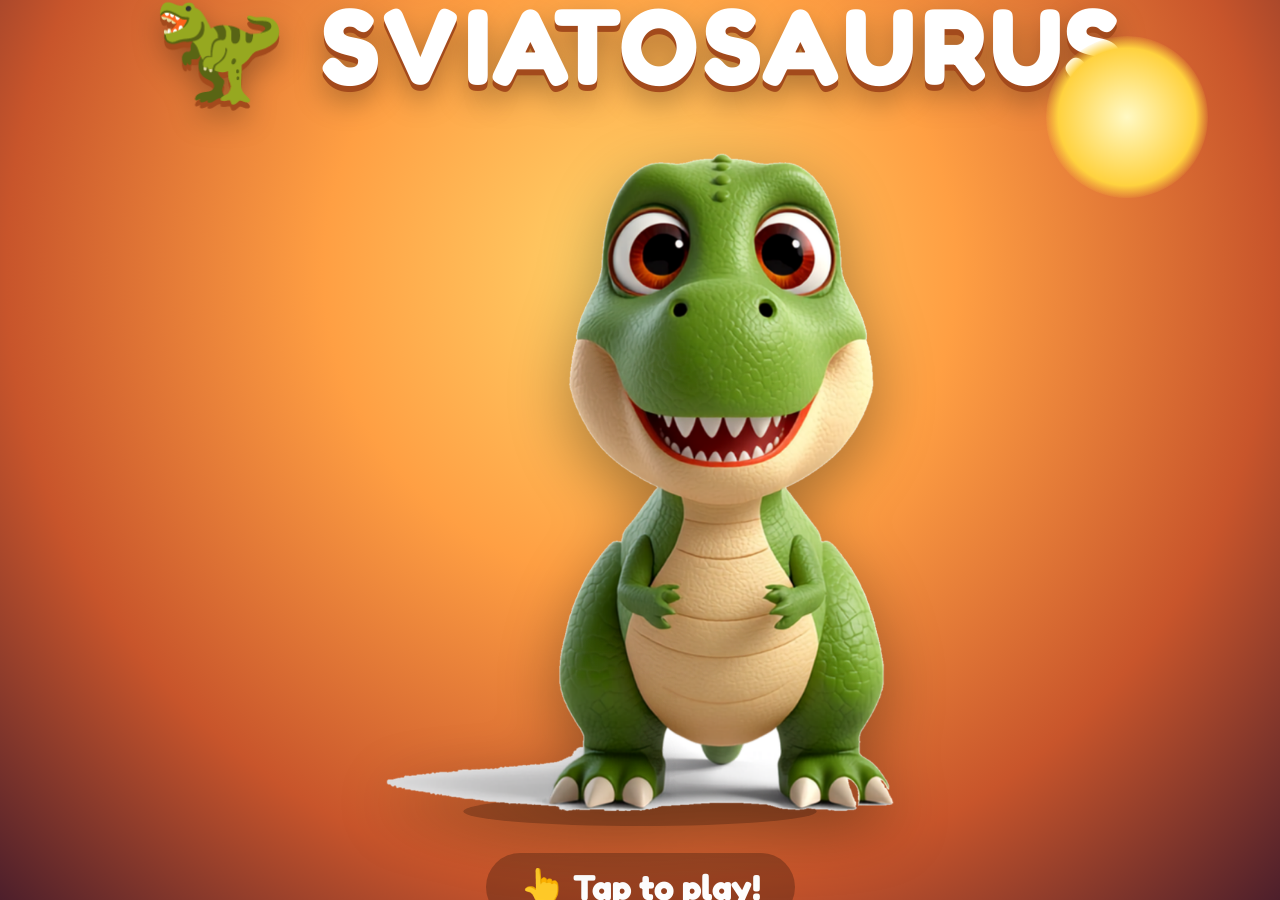
<file: index.html>
<!DOCTYPE html>
<html lang="en">
<head>
  <meta charset="utf-8">
  <meta name="viewport" content="width=device-width, initial-scale=1, maximum-scale=1, user-scalable=no, viewport-fit=cover">
  <meta name="apple-mobile-web-app-capable" content="yes">
  <meta name="mobile-web-app-capable" content="yes">
  <meta name="theme-color" content="#ff8a1f">
  <title>SVIATOSAURUS 🦖</title>
  <link rel="icon" href="data:image/svg+xml,<svg xmlns='http://www.w3.org/2000/svg' viewBox='0 0 100 100'><text y='.9em' font-size='90'>🦖</text></svg>">
  <link rel="preconnect" href="https://fonts.googleapis.com">
  <link href="https://fonts.googleapis.com/css2?family=Fredoka:wght@400;600;700&display=swap" rel="stylesheet">
  <link rel="stylesheet" href="styles/main.css">
  <link rel="stylesheet" href="styles/animations.css">
  <link rel="stylesheet" href="styles/rig.css">
  <link rel="stylesheet" href="styles/games.css">
</head>
<body>
  <div id="app">
    <div id="screen-root"></div>
    <div id="hud"></div>
    <div id="bubble"></div>
    <div id="toast"></div>
    <canvas id="fx-canvas"></canvas>
    <div id="splash">
      <div class="sun"></div>
      <div class="logo"><span>🦖</span> SVIATOSAURUS</div>
      <div class="dino-hero"></div>
      <div class="tap">👆 Tap to play!</div>
    </div>
  </div>

  <!-- data -->
  <script src="data/dinosaurs.js"></script>
  <script src="assets/img-manifest.js"></script>
  <script src="assets/props.js"></script>
  <!-- assets (SVG art) -->
  <script src="assets/dino-art.js"></script>
  <script src="assets/skeleton-art.js"></script>
  <script src="assets/creator-art.js"></script>
  <script src="assets/scenes.js"></script>
  <!-- audio -->
  <script src="audio/sfx.js"></script>
  <script src="audio/voice-manifest.js"></script>
  <script src="audio/voice.js"></script>
  <!-- core -->
  <script src="components/state.js"></script>
  <script src="components/app.js"></script>
  <script src="components/missions.js"></script>
  <!-- screens -->
  <script src="components/worldmap.js"></script>
  <script src="components/habitat.js"></script>
  <script src="components/viewer.js"></script>
  <script src="components/hub.js"></script>
  <script src="components/collection.js"></script>
  <!-- games -->
  <script src="games/dig.js"></script>
  <script src="games/skeleton.js"></script>
  <script src="games/puzzle.js"></script>
  <script src="games/draw.js"></script>
  <script src="games/eggs.js"></script>
  <script src="games/care.js"></script>
  <script src="games/matching.js"></script>
  <script src="games/creator.js"></script>
</body>
</html>
</file>
<file: styles/main.css>
/* SVIATOSAURUS — core styles: modern 3D-cartoon look, big touch targets */
:root {
  --font: 'Fredoka', 'Nunito', 'Segoe UI', 'Arial Rounded MT Bold', Arial, sans-serif;
  --sky1: #8fdcff; --sky2: #dff6ff;
  --ink: #2b2140;
  --btn-shadow: 0 8px 0 rgba(0,0,0,.18), 0 14px 24px rgba(0,0,0,.18);
  --card: rgba(255,255,255,.92);
  --safe-top: env(safe-area-inset-top, 0px);
  --safe-bottom: env(safe-area-inset-bottom, 0px);
}
* { box-sizing: border-box; -webkit-tap-highlight-color: transparent; }
html, body { margin: 0; padding: 0; height: 100%; overflow: hidden; background: #0b1730; }
body { font-family: var(--font); color: var(--ink); user-select: none; -webkit-user-select: none; touch-action: manipulation; overscroll-behavior: none; }
button { font-family: var(--font); }
img, svg { display: block; }

#app { position: fixed; inset: 0; overflow: hidden; background: linear-gradient(180deg, var(--sky1), var(--sky2)); }
#screen-root { position: absolute; inset: 0; }
.screen { position: absolute; inset: 0; overflow: hidden; opacity: 0; transform: scale(1.04); transition: opacity .38s ease, transform .38s cubic-bezier(.2,.9,.3,1.2); }
.screen.in { opacity: 1; transform: scale(1); }
.screen.out { opacity: 0; transform: scale(.97); pointer-events: none; }

/* ---------- Buttons ---------- */
.btn {
  appearance: none; border: 0; cursor: pointer; color: #fff; font-weight: 700; font-size: clamp(18px, 2.6vmin, 28px);
  padding: 0 clamp(18px, 3vmin, 30px); min-height: clamp(58px, 9vmin, 84px); border-radius: 999px;
  background: linear-gradient(180deg, #ffb64d, #ff8a1f); box-shadow: 0 6px 0 #c55f0a, 0 12px 20px rgba(0,0,0,.22);
  display: inline-flex; align-items: center; justify-content: center; gap: .5em; text-shadow: 0 2px 0 rgba(0,0,0,.18);
  transition: transform .12s ease, box-shadow .12s ease, filter .12s ease; position: relative; overflow: hidden; white-space: nowrap;
}
.btn::after { content: ''; position: absolute; left: 8%; right: 8%; top: 6%; height: 40%; border-radius: 999px; background: linear-gradient(180deg, rgba(255,255,255,.45), rgba(255,255,255,0)); pointer-events: none; }
.btn:active, .btn.pressed { transform: translateY(5px) scale(.98); box-shadow: 0 1px 0 #c55f0a, 0 4px 8px rgba(0,0,0,.2); }
.btn.green { background: linear-gradient(180deg, #7ee06f, #34b13a); box-shadow: 0 6px 0 #1e7a25, 0 12px 20px rgba(0,0,0,.22); }
.btn.green:active { box-shadow: 0 1px 0 #1e7a25, 0 4px 8px rgba(0,0,0,.2); }
.btn.blue { background: linear-gradient(180deg, #6fd0ff, #2a8ff0); box-shadow: 0 6px 0 #1a5fb0, 0 12px 20px rgba(0,0,0,.22); }
.btn.blue:active { box-shadow: 0 1px 0 #1a5fb0, 0 4px 8px rgba(0,0,0,.2); }
.btn.purple { background: linear-gradient(180deg, #c99cff, #8a4fe8); box-shadow: 0 6px 0 #5a2aa8, 0 12px 20px rgba(0,0,0,.22); }
.btn.purple:active { box-shadow: 0 1px 0 #5a2aa8, 0 4px 8px rgba(0,0,0,.2); }
.btn.red { background: linear-gradient(180deg, #ff8f8f, #e8404c); box-shadow: 0 6px 0 #a3202b, 0 12px 20px rgba(0,0,0,.22); }
.btn.red:active { box-shadow: 0 1px 0 #a3202b, 0 4px 8px rgba(0,0,0,.2); }
.btn.white { background: linear-gradient(180deg, #ffffff, #e8ecf5); color: var(--ink); text-shadow: none; box-shadow: 0 6px 0 #b7bfd0, 0 12px 20px rgba(0,0,0,.18); }
.btn.white:active { box-shadow: 0 1px 0 #b7bfd0, 0 4px 8px rgba(0,0,0,.2); }
.btn.big { min-height: clamp(70px, 12vmin, 110px); font-size: clamp(22px, 3.4vmin, 36px); padding: 0 clamp(26px, 4vmin, 44px); }
.btn.round { width: clamp(64px, 10vmin, 92px); height: clamp(64px, 10vmin, 92px); min-height: 0; padding: 0; border-radius: 50%; font-size: clamp(28px, 4.6vmin, 44px); }
.btn.round .ico { font-size: 1em; }
.btn .ico { font-size: 1.25em; line-height: 1; filter: drop-shadow(0 2px 1px rgba(0,0,0,.2)); }
.btn.disabled { filter: grayscale(.7) brightness(.85); pointer-events: none; }
.btn.active-tool { outline: 5px solid #fff; outline-offset: -2px; filter: brightness(1.08); }

/* ---------- HUD ---------- */
#hud { position: absolute; inset: 0; pointer-events: none; z-index: 50; }
#hud > * { pointer-events: auto; }
#hud .hud-left { position: absolute; left: max(12px, 2vmin); top: calc(var(--safe-top) + max(10px, 1.6vmin)); display: flex; gap: 10px; }
#hud .hud-right { position: absolute; right: max(12px, 2vmin); top: calc(var(--safe-top) + max(10px, 1.6vmin)); display: flex; gap: 10px; align-items: center; }
#hud .stars { background: rgba(255,255,255,.9); border-radius: 999px; padding: 0 18px 0 12px; min-height: clamp(48px, 8vmin, 70px); display: flex; align-items: center; gap: 6px; font-weight: 800; font-size: clamp(20px, 3.4vmin, 32px); color: #7a4c00; box-shadow: 0 6px 16px rgba(0,0,0,.2); }
#hud .stars .ico { font-size: 1.2em; }
#hud .btn.round { width: clamp(52px, 8.4vmin, 72px); height: clamp(52px, 8.4vmin, 72px); font-size: clamp(24px, 4vmin, 34px); }
#hud.on-map .hud-home { display: none; }
#hud.hidden { display: none; }

/* speech bubble */
#bubble { position: absolute; left: 50%; top: calc(var(--safe-top) + max(10px, 1.6vmin)); transform: translate(-50%, -30px) scale(.9); z-index: 60;
  background: #fff; color: var(--ink); border-radius: 26px; padding: 12px 22px 12px 16px; font-size: clamp(18px, 2.8vmin, 30px); font-weight: 700; max-width: min(70vw, 720px); text-align: center;
  box-shadow: 0 10px 26px rgba(0,0,0,.22); opacity: 0; pointer-events: none; transition: opacity .25s, transform .3s cubic-bezier(.2,.9,.3,1.3); display: flex; align-items: center; gap: 10px; }
#bubble.show { opacity: 1; transform: translate(-50%, 0) scale(1); pointer-events: auto; cursor: pointer; }
#bubble::after { content: ''; position: absolute; left: 50%; bottom: -12px; width: 24px; height: 24px; background: #fff; transform: translateX(-50%) rotate(45deg); border-radius: 4px; z-index: -1; }
#bubble .ico { font-size: 1.3em; }

/* toast / reward popup */
#toast { position: absolute; left: 50%; bottom: calc(var(--safe-bottom) + 30vmin); transform: translate(-50%, 40px); opacity: 0; z-index: 70; pointer-events: none;
  background: linear-gradient(180deg, #fff6d5, #ffe08a); color: #5a3a00; border-radius: 28px; padding: 16px 30px; font-size: clamp(20px, 3.4vmin, 34px); font-weight: 800; box-shadow: 0 12px 30px rgba(0,0,0,.28);
  transition: transform .35s cubic-bezier(.2,.9,.3,1.3), opacity .3s; display: flex; align-items: center; gap: 12px; text-align: center; }
#toast.show { opacity: 1; transform: translate(-50%, 0); }
#toast .ico { font-size: 1.6em; }

#fx-canvas { position: absolute; inset: 0; width: 100%; height: 100%; pointer-events: none; z-index: 80; }

/* ---------- Splash ---------- */
#splash { position: absolute; inset: 0; z-index: 100; display: flex; flex-direction: column; align-items: center; justify-content: center; gap: 4vmin; cursor: pointer;
  background: radial-gradient(ellipse at 50% 30%, #ffd66b 0%, #ff9f43 35%, #c8552b 70%, #4d1f2b 100%); transition: opacity .5s, transform .5s; }
#splash.hide { opacity: 0; transform: scale(1.08); pointer-events: none; }
#splash .logo { font-size: clamp(48px, 12vmin, 120px); font-weight: 800; color: #fff; letter-spacing: .04em; text-shadow: 0 6px 0 #a34a1c, 0 14px 30px rgba(0,0,0,.35); animation: bob 2.4s ease-in-out infinite; }
#splash .logo span { display: inline-block; animation: wobble 2.4s ease-in-out infinite; }
#splash .dino-hero { width: min(70vw, 520px); filter: drop-shadow(0 20px 30px rgba(0,0,0,.35)); animation: bob 3s ease-in-out infinite; }
#splash .tap { font-size: clamp(22px, 4vmin, 40px); color: #fff; font-weight: 800; background: rgba(0,0,0,.25); padding: 12px 34px; border-radius: 999px; animation: pulse 1.4s ease-in-out infinite; }
#splash .sun { position: absolute; top: 4vmin; right: 8vmin; width: 18vmin; height: 18vmin; border-radius: 50%; background: radial-gradient(circle, #fff9c4, #ffd23f 60%, rgba(255,210,63,0) 72%); animation: spin 30s linear infinite; }

/* ---------- Generic layout helpers ---------- */
.title { position: absolute; left: 50%; top: calc(var(--safe-top) + max(84px, 12vmin)); transform: translateX(-50%); font-size: clamp(26px, 5vmin, 50px); font-weight: 800; color: #fff; text-shadow: 0 4px 0 rgba(0,0,0,.2), 0 10px 20px rgba(0,0,0,.25); white-space: nowrap; z-index: 5; pointer-events: none; }
.bottom-bar { position: absolute; left: 0; right: 0; bottom: calc(var(--safe-bottom) + 2vmin); display: flex; justify-content: center; gap: 2vmin; flex-wrap: wrap; padding: 0 2vmin; z-index: 6; }
.side-bar { position: absolute; right: 2vmin; top: 50%; transform: translateY(-50%); display: flex; flex-direction: column; gap: 1.6vmin; z-index: 6; }
.card { background: var(--card); border-radius: 28px; box-shadow: 0 16px 40px rgba(0,0,0,.25); }
.center { position: absolute; inset: 0; display: flex; align-items: center; justify-content: center; }

/* Hub screens (Desert / Museum / Camp) */
.hub { display: flex; flex-direction: column; align-items: center; justify-content: center; gap: 3vmin; padding: 12vmin 3vmin 3vmin; height: 100%; }
.hub-grid { display: grid; grid-template-columns: repeat(3, minmax(0, 1fr)); gap: 2.4vmin; width: min(96vw, 1100px); }
.hub-tile { border: 0; cursor: pointer; border-radius: 30px; padding: 2vmin 1vmin; min-height: clamp(130px, 26vmin, 260px); display: flex; flex-direction: column; align-items: center; justify-content: center; gap: 1vmin;
  background: linear-gradient(180deg, #ffffff, #e9eefb); box-shadow: 0 8px 0 #b9c3d9, 0 18px 30px rgba(0,0,0,.25); transition: transform .15s, box-shadow .15s; font-family: var(--font); position: relative; overflow: hidden; }
.hub-tile::before { content: ''; position: absolute; inset: 0; background: var(--tile, linear-gradient(180deg, #ffd36a, #ff9a3d)); opacity: .95; }
.hub-tile > * { position: relative; }
.hub-tile .ico { font-size: clamp(48px, 10vmin, 96px); line-height: 1; filter: drop-shadow(0 6px 6px rgba(0,0,0,.25)); animation: bob 3s ease-in-out infinite; }
.hub-tile .lbl { font-size: clamp(18px, 3vmin, 30px); font-weight: 800; color: #fff; text-shadow: 0 3px 0 rgba(0,0,0,.22); text-align: center; }
.hub-tile:active { transform: translateY(6px) scale(.98); box-shadow: 0 2px 0 #b9c3d9, 0 6px 10px rgba(0,0,0,.2); }
.hub-tile .badge { position: absolute; top: 10px; right: 12px; background: #fff; color: #c2410c; border-radius: 999px; font-weight: 800; padding: 4px 12px; font-size: clamp(14px, 2.2vmin, 22px); box-shadow: 0 3px 8px rgba(0,0,0,.2); }
@media (orientation: portrait) { .hub-grid { grid-template-columns: repeat(2, minmax(0, 1fr)); } }

/* ---------- World map ---------- */
.map-bg { position: absolute; inset: 0; width: 100%; height: 100%; }
.map-title { position: absolute; left: 50%; top: calc(var(--safe-top) + 1.6vmin); transform: translateX(-50%); font-size: clamp(30px, 6vmin, 64px); font-weight: 800; color: #fff; letter-spacing: .05em; text-shadow: 0 5px 0 #b0561a, 0 12px 26px rgba(0,0,0,.35); z-index: 5; pointer-events: none; }
.loc { position: absolute; transform: translate(-50%, -50%); width: clamp(120px, 24vmin, 230px); border: 0; background: transparent; cursor: pointer; display: flex; flex-direction: column; align-items: center; gap: .6vmin; font-family: var(--font); transition: transform .15s; }
.loc .disc { width: 100%; aspect-ratio: 1; border-radius: 50%; display: flex; align-items: center; justify-content: center; font-size: clamp(50px, 11vmin, 110px); position: relative;
  background: radial-gradient(circle at 35% 30%, #fff 0%, var(--c1) 22%, var(--c2) 100%); box-shadow: 0 10px 0 rgba(0,0,0,.18), 0 20px 30px rgba(0,0,0,.3), inset 0 -8px 16px rgba(0,0,0,.15), inset 0 6px 12px rgba(255,255,255,.4); border: 6px solid rgba(255,255,255,.9); animation: bob 3.2s ease-in-out infinite; }
.loc:nth-child(odd) .disc { animation-delay: -1.5s; }
.loc .disc .ico { filter: drop-shadow(0 6px 6px rgba(0,0,0,.3)); }
.loc .lbl { background: rgba(255,255,255,.95); color: var(--ink); border-radius: 999px; padding: .6vmin 2vmin; font-weight: 800; font-size: clamp(15px, 2.6vmin, 26px); box-shadow: 0 6px 14px rgba(0,0,0,.22); white-space: nowrap; }
.loc:active { transform: translate(-50%, -50%) scale(.94); }
.loc .peek { position: absolute; width: 60%; bottom: -8%; right: -18%; pointer-events: none; filter: drop-shadow(0 4px 4px rgba(0,0,0,.3)); }
.loc .peek svg { width: 100%; height: auto; }
.loc .newdot { position: absolute; top: -4px; right: -4px; background: #ff3b5c; color: #fff; border-radius: 999px; padding: 4px 10px; font-size: clamp(12px, 2vmin, 18px); font-weight: 800; box-shadow: 0 3px 8px rgba(0,0,0,.3); animation: pulse 1.2s infinite; }

/* ---------- Habitat scene ---------- */
.habitat { position: absolute; inset: 0; overflow: hidden; }
.habitat .layer { position: absolute; inset: 0; width: 100%; height: 100%; pointer-events: none; }
.habitat .ground { position: absolute; left: 0; right: 0; bottom: 0; height: 26%; pointer-events: none; }
.actor { position: absolute; bottom: 12%; cursor: pointer; transition: left 0s; will-change: left, transform; touch-action: none; }
.actor svg { width: 100%; height: auto; overflow: visible; }
.actor.flip .dino { transform: scaleX(-1); }
.actor .hit { position: absolute; inset: 0; }
.actor.moving { transition-property: left; transition-timing-function: linear; }
.actor .name-tag { position: absolute; left: 50%; top: -8%; transform: translate(-50%, 0); background: rgba(255,255,255,.95); color: var(--ink); border-radius: 999px; padding: .5vmin 1.8vmin; font-weight: 800; font-size: clamp(13px, 2.2vmin, 22px); white-space: nowrap; box-shadow: 0 4px 12px rgba(0,0,0,.2); opacity: 0; transition: opacity .3s, transform .3s; pointer-events: none; }
.actor.selected .name-tag { opacity: 1; transform: translate(-50%, -30%); }
.actor.selected .dino { filter: drop-shadow(0 0 12px rgba(255,255,255,.9)); }
.action-bar { position: absolute; left: 50%; bottom: calc(var(--safe-bottom) + 2vmin); transform: translateX(-50%) translateY(140%); display: flex; gap: 1.6vmin; z-index: 8; transition: transform .35s cubic-bezier(.2,.9,.3,1.2); }
.action-bar.show { transform: translateX(-50%) translateY(0); }
.action-bar .btn { flex-direction: column; gap: 0; padding: 0; width: clamp(74px, 13vmin, 120px); height: clamp(74px, 13vmin, 120px); min-height: 0; border-radius: 28px; font-size: clamp(12px, 2vmin, 18px); }
.action-bar .btn .ico { font-size: clamp(30px, 5.6vmin, 52px); }
.quest { position: absolute; left: 50%; top: calc(var(--safe-top) + max(84px, 12vmin)); transform: translateX(-50%); background: rgba(255,255,255,.95); border-radius: 999px; padding: 1vmin 2.6vmin; font-weight: 800; font-size: clamp(16px, 2.8vmin, 28px); color: var(--ink); box-shadow: 0 8px 20px rgba(0,0,0,.22); z-index: 6; display: flex; gap: 10px; align-items: center; cursor: pointer; }
.quest .ico { font-size: 1.4em; }
.egg-pickup { position: absolute; width: clamp(50px, 8vmin, 90px); cursor: pointer; z-index: 4; animation: bob 2s ease-in-out infinite; filter: drop-shadow(0 6px 6px rgba(0,0,0,.3)); }
.egg-pickup svg { width: 100%; height: auto; }
.food-item { position: absolute; width: clamp(48px, 8vmin, 84px); font-size: clamp(40px, 7vmin, 76px); line-height: 1; z-index: 9; pointer-events: none; transition: left .6s cubic-bezier(.4,0,.6,1), top .6s cubic-bezier(.3,-.6,.6,1), transform .6s; filter: drop-shadow(0 6px 6px rgba(0,0,0,.3)); }

/* ---------- Dinosaur viewer ---------- */
.viewer { position: absolute; inset: 0; display: grid; grid-template-columns: 1.3fr 1fr; grid-template-rows: 1fr auto; gap: 1.6vmin; padding: calc(var(--safe-top) + 10vmin) 2vmin calc(var(--safe-bottom) + 2vmin); }
.viewer .stage { grid-row: 1; grid-column: 1; position: relative; display: flex; align-items: flex-end; justify-content: center; perspective: 900px; overflow: hidden; border-radius: 30px; }
.viewer .stage .turntable { width: 92%; max-height: 100%; transform-style: preserve-3d; transition: transform .1s linear; touch-action: none; cursor: grab; }
.viewer .stage .turntable svg { width: 100%; height: auto; overflow: visible; }
.viewer .stage .floor { position: absolute; left: 10%; right: 10%; bottom: 4%; height: 10%; border-radius: 50%; background: radial-gradient(ellipse, rgba(0,0,0,.25), rgba(0,0,0,0) 70%); }
.viewer .info { grid-row: 1; grid-column: 2; overflow: auto; padding: 2.4vmin; display: flex; flex-direction: column; gap: 1.4vmin; }
.viewer .info h1 { margin: 0; font-size: clamp(24px, 4.2vmin, 44px); line-height: 1.1; }
.viewer .info .row { display: flex; align-items: center; gap: 1.2vmin; font-size: clamp(15px, 2.5vmin, 24px); font-weight: 700; background: #f2f4fb; border-radius: 18px; padding: 1vmin 1.6vmin; }
.viewer .info .row .ico { font-size: 1.5em; }
.viewer .info .row small { display: block; font-weight: 600; color: #6b6f85; font-size: .8em; }
.viewer .sizebar { background: #f2f4fb; border-radius: 18px; padding: 1vmin 1.6vmin; }
.viewer .sizebar .track { position: relative; height: clamp(26px, 4.2vmin, 40px); background: #dfe4f3; border-radius: 999px; overflow: hidden; margin-top: 6px; }
.viewer .sizebar .fill { position: absolute; left: 0; top: 0; bottom: 0; background: linear-gradient(90deg, #6fd3ff, #2a8ff0); border-radius: 999px; transition: width 1s cubic-bezier(.2,.9,.3,1.2); }
.viewer .sizebar .kid { position: absolute; top: 0; bottom: 0; display: flex; align-items: center; font-size: clamp(16px, 2.8vmin, 26px); }
.viewer .fact { background: #fff7d6; border-radius: 18px; padding: 1.4vmin 1.8vmin; font-size: clamp(15px, 2.5vmin, 24px); font-weight: 700; color: #5a3a00; min-height: 3em; }
.viewer .note { font-size: clamp(13px, 2.1vmin, 19px); color: #6b6f85; font-weight: 600; }
.viewer .actions { grid-row: 2; grid-column: 1 / -1; display: flex; justify-content: center; gap: 1.6vmin; flex-wrap: wrap; }
.viewer .actions .btn { flex-direction: column; gap: 0; padding: 0; width: clamp(74px, 13vmin, 116px); height: clamp(74px, 13vmin, 116px); min-height: 0; border-radius: 28px; font-size: clamp(12px, 2vmin, 18px); }
.viewer .actions .btn .ico { font-size: clamp(30px, 5.6vmin, 50px); }
@media (orientation: portrait) {
  .viewer { grid-template-columns: 1fr; grid-template-rows: 1fr auto auto; }
  .viewer .stage { grid-column: 1; grid-row: 1; }
  .viewer .info { grid-column: 1; grid-row: 2; max-height: 34vh; }
  .viewer .actions { grid-row: 3; }
}

/* Encyclopedia & collection grids */
.grid-wrap { position: absolute; inset: 0; overflow: auto; padding: calc(var(--safe-top) + 18vmin) 2vmin calc(var(--safe-bottom) + 3vmin); -webkit-overflow-scrolling: touch; }
.dino-grid { display: grid; grid-template-columns: repeat(auto-fill, minmax(clamp(150px, 22vmin, 260px), 1fr)); gap: 2vmin; max-width: 1400px; margin: 0 auto; }
.dino-card { border: 0; cursor: pointer; background: linear-gradient(180deg, #fff, #eef1fa); border-radius: 26px; padding: 1.4vmin; box-shadow: 0 6px 0 #c2cadb, 0 14px 24px rgba(0,0,0,.2); display: flex; flex-direction: column; align-items: center; gap: .6vmin; font-family: var(--font); transition: transform .15s; position: relative; }
.dino-card:active { transform: translateY(5px) scale(.98); }
.dino-card svg { width: 100%; height: auto; }
.dino-card .nm { font-weight: 800; font-size: clamp(14px, 2.3vmin, 22px); color: var(--ink); text-align: center; }
.dino-card.locked svg { filter: brightness(0) opacity(.28); }
.dino-card.locked .nm { color: #8a8fa5; }
.dino-card .chk { position: absolute; top: 8px; right: 10px; font-size: clamp(18px, 3vmin, 28px); }
.section-h { font-size: clamp(22px, 4vmin, 40px); font-weight: 800; color: #fff; text-shadow: 0 3px 0 rgba(0,0,0,.2); margin: 3vmin 0 1.4vmin; text-align: center; }
.item-row { display: flex; flex-wrap: wrap; justify-content: center; gap: 1.6vmin; }
.item { width: clamp(90px, 15vmin, 150px); background: #fff; border-radius: 22px; padding: 1.2vmin; display: flex; flex-direction: column; align-items: center; gap: .4vmin; box-shadow: 0 6px 0 #c2cadb, 0 12px 20px rgba(0,0,0,.18); font-weight: 800; font-size: clamp(12px, 2vmin, 18px); text-align: center; }
.item .ico { font-size: clamp(36px, 7vmin, 70px); line-height: 1.1; }
.item.locked { opacity: .55; filter: grayscale(1); }
.item svg { width: 100%; height: auto; }
.item img { width: 100%; border-radius: 12px; }

/* ---------- Missions ---------- */
.missions { position: absolute; inset: 0; overflow: auto; padding: calc(var(--safe-top) + 18vmin) 2vmin calc(var(--safe-bottom) + 3vmin); }
.mission-list { display: flex; flex-direction: column; gap: 1.6vmin; max-width: 900px; margin: 0 auto; }
.mission { background: #fff; border-radius: 24px; padding: 1.6vmin 2.2vmin; display: flex; align-items: center; gap: 2vmin; box-shadow: 0 6px 0 #c2cadb, 0 12px 20px rgba(0,0,0,.18); font-weight: 800; font-size: clamp(16px, 3vmin, 30px); }
.mission .ico { font-size: clamp(34px, 6.5vmin, 60px); }
.mission .txt { flex: 1; }
.mission .prog { font-size: .75em; color: #6b6f85; font-weight: 700; }
.mission .rew { font-size: clamp(28px, 5vmin, 48px); }
.mission.done { background: linear-gradient(180deg, #e9ffe4, #c7f5bd); box-shadow: 0 6px 0 #7fbf74, 0 12px 20px rgba(0,0,0,.18); }
.mission.done .txt { text-decoration: line-through; opacity: .7; }
.mission .go { min-height: clamp(48px, 8vmin, 70px); font-size: clamp(15px, 2.4vmin, 24px); }

/* ---------- Reward popup ---------- */
.reward { position: absolute; inset: 0; z-index: 90; display: flex; align-items: center; justify-content: center; background: rgba(20,10,40,.45); opacity: 0; transition: opacity .3s; }
.reward.show { opacity: 1; }
.reward .box { background: linear-gradient(180deg, #fff, #ffe9b8); border-radius: 36px; padding: 4vmin 6vmin; text-align: center; box-shadow: 0 30px 60px rgba(0,0,0,.4); transform: scale(.6); transition: transform .45s cubic-bezier(.2,.9,.3,1.4); max-width: 90vw; }
.reward.show .box { transform: scale(1); }
.reward .big-ico { font-size: clamp(70px, 18vmin, 160px); line-height: 1; animation: bob 1.4s ease-in-out infinite; filter: drop-shadow(0 10px 10px rgba(0,0,0,.25)); }
.reward .txt { font-size: clamp(22px, 4.4vmin, 44px); font-weight: 800; color: #5a3a00; margin: 1.6vmin 0 2.4vmin; }
.reward .txt small { display: block; font-size: .6em; color: #8a6d3b; }
.reward .rewards { display: flex; justify-content: center; gap: 2vmin; font-size: clamp(34px, 7vmin, 70px); margin-bottom: 2vmin; }

@keyframes bob { 0%, 100% { transform: translateY(0); } 50% { transform: translateY(-2.5%); } }
@keyframes wobble { 0%, 100% { transform: rotate(-3deg); } 50% { transform: rotate(3deg); } }
@keyframes pulse { 0%, 100% { transform: scale(1); } 50% { transform: scale(1.07); } }
@keyframes spin { to { transform: rotate(360deg); } }
@keyframes shake { 0%, 100% { transform: translate(0, 0); } 20% { transform: translate(-6px, 4px); } 40% { transform: translate(6px, -3px); } 60% { transform: translate(-4px, 3px); } 80% { transform: translate(4px, -4px); } }
.shake { animation: shake .45s ease-in-out; }

/* map location positioning (landscape vs portrait) */
.loc { left: var(--lx); top: var(--ly); }
@media (orientation: portrait) { .loc { left: var(--px); top: var(--py); } }
.cloud { animation: drift linear infinite; }
@keyframes drift { from { transform: translateX(-200px); } to { transform: translateX(1200px); } }
.smoke circle { animation: puff 4s ease-in-out infinite; transform-box: fill-box; transform-origin: 50% 100%; }
.smoke circle:nth-child(2) { animation-delay: -1.3s; } .smoke circle:nth-child(3) { animation-delay: -2.6s; }
@keyframes puff { 0%, 100% { transform: translateY(0) scale(1); opacity: .8; } 50% { transform: translateY(-14px) scale(1.15); opacity: .5; } }
.wave { animation: waveMove 6s linear infinite; }
@keyframes waveMove { from { transform: translateX(0); } to { transform: translateX(-80px); } }
.sunny { animation: sunPulse 4s ease-in-out infinite; transform-box: fill-box; transform-origin: 50% 50%; }
@keyframes sunPulse { 0%, 100% { transform: scale(1); } 50% { transform: scale(1.06); } }
.lava { animation: lavaFlow 3s ease-in-out infinite; }
@keyframes lavaFlow { 0%, 100% { opacity: .9; } 50% { opacity: 1; filter: brightness(1.3); } }

.food-item.drag { pointer-events: auto; cursor: grab; touch-action: none; transition: none; width: clamp(64px, 11vmin, 110px); z-index: 45; }
.food-item.drag svg { width: 100%; height: auto; }
.food-item.lift { transform: scale(1.15); filter: drop-shadow(0 16px 14px rgba(0,0,0,.35)); }
.actor.hot .dino, .care-stage .baby.hot .dino, .turntable.hot .dino { filter: drop-shadow(0 0 16px #ffd23f) brightness(1.08); }
.prop { display: inline-block; }
.btn .ico .prop { width: 1.3em; height: 1.3em; }

/* ---------- phone / portrait tuning ---------- */
@media (orientation: portrait) {
  .actor { transform-origin: 50% 100%; }
  .quest { top: calc(var(--safe-top) + max(74px, 11vmin)); font-size: clamp(15px, 3.4vmin, 26px); }
  #bubble { max-width: 74vw; font-size: clamp(15px, 3.6vmin, 26px); }
  #hud .stars { min-height: clamp(42px, 7vmin, 60px); font-size: clamp(17px, 4vmin, 26px); padding: 0 12px 0 8px; }
  .title { top: calc(var(--safe-top) + max(70px, 10vmin)); font-size: clamp(22px, 5.4vmin, 40px); }
}
</file>
<file: styles/animations.css>
/* SVIATOSAURUS — dinosaur body-part animations (driven by classes on the .dino svg) */
.dino { overflow: visible; }
.dino .dw-root { transform-box: fill-box; transform-origin: 50% 100%; }

/* idle breathing + gentle tail sway (always on) */
.dino.alive .dw-body { animation: breathe 2.6s ease-in-out infinite; transform-box: fill-box; transform-origin: 50% 100%; }
.dino.alive .dw-tail { animation: tailIdle 2.8s ease-in-out infinite; }
.dino.alive .dw-head { animation: headIdle 3.4s ease-in-out infinite; }
.dino.alive .dw-eye .dw-lid { animation: blink 4.5s linear infinite; }
.dino.alive .dw-eye .dw-lid { opacity: 0; }

/* walking */
.dino.walking .dw-leg-a { animation: legA .55s ease-in-out infinite; }
.dino.walking .dw-leg-b { animation: legB .55s ease-in-out infinite; }
.dino.walking .dw-root { animation: walkBob .55s ease-in-out infinite; }

/* roar / call */
.dino.roar .dw-jaw { animation: jawOpen 1.2s ease-in-out; }
.dino.roar .dw-head { animation: headRoar 1.2s ease-in-out; }
.dino.roar .dw-root { animation: roarShake 1.2s ease-in-out; }

/* eat */
.dino.eat .dw-head { animation: headEat 1.6s ease-in-out; }
.dino.eat .dw-jaw { animation: jawChomp .4s ease-in-out 4; }
.dino.eat .dw-neck { animation: neckEat 1.6s ease-in-out; }

/* happy (petted) */
.dino.happy .dw-root { animation: hop .5s ease-in-out 2; }
.dino.happy .dw-tail { animation: tailWag .3s ease-in-out 6; }
.dino.happy .dw-eye .dw-lid { opacity: 1 !important; animation: none; }
.dino.happy .dw-eye .dw-pupil { transform: translateY(1px); }

/* tail wag */
.dino.wag .dw-tail { animation: tailWag .35s ease-in-out 5; }

/* stomp */
.dino.stomp .dw-leg-a { animation: stompLeg .5s ease-in-out 2; }
.dino.stomp .dw-root { animation: stompBody .5s ease-in-out 2; }

/* neck reach (sauropods) */
.dino.reach .dw-neck { animation: neckReach 2.2s ease-in-out; }
.dino.reach .dw-jaw { animation: jawChomp .4s ease-in-out 3; animation-delay: .8s; }

/* head shake / look */
.dino.look .dw-head { animation: headLook 1.4s ease-in-out; }

/* show teeth */
.dino.teeth .dw-jaw { animation: jawHalf 1.4s ease-in-out; }
.dino.teeth .dw-head { animation: headLow 1.4s ease-in-out; }

/* plates / sail shimmer */
.dino.plates .dw-plates .dw-plate { animation: plateGlow .5s ease-in-out 3; }
.dino.plates .dw-sail { animation: plateGlow .5s ease-in-out 3; }

/* sleeping */
.dino.sleep .dw-eye .dw-lid { opacity: 1 !important; animation: none; }
.dino.sleep .dw-head { animation: none; transform: rotate(6deg) translateY(4px); }
.dino.sleep .dw-body { animation: breathe 3.6s ease-in-out infinite; }

/* dizzy / surprised */
.dino.surprise .dw-root { animation: surprise .6s ease-in-out; }

/* skeleton -> alive morph */
.morph-in { animation: morphIn 1.4s ease-out forwards; }
.morph-out { animation: morphOut 1.4s ease-in forwards; }

@keyframes breathe { 0%, 100% { transform: scale(1, 1); } 50% { transform: scale(1.012, 1.03); } }
@keyframes tailIdle { 0%, 100% { transform: rotate(0deg); } 50% { transform: rotate(4deg); } }
@keyframes headIdle { 0%, 100% { transform: rotate(0deg); } 50% { transform: rotate(-2.5deg) translateY(-1px); } }
@keyframes blink { 0%, 92%, 100% { opacity: 0; } 94%, 98% { opacity: 1; } }
@keyframes legA { 0%, 100% { transform: rotate(-16deg); } 50% { transform: rotate(16deg); } }
@keyframes legB { 0%, 100% { transform: rotate(16deg); } 50% { transform: rotate(-16deg); } }
@keyframes walkBob { 0%, 100% { transform: translateY(0); } 25% { transform: translateY(-2%); } 75% { transform: translateY(-2%); } }
@keyframes jawOpen { 0% { transform: rotate(0); } 20% { transform: rotate(22deg); } 75% { transform: rotate(22deg); } 100% { transform: rotate(0); } }
@keyframes jawHalf { 0% { transform: rotate(0); } 25% { transform: rotate(10deg); } 80% { transform: rotate(10deg); } 100% { transform: rotate(0); } }
@keyframes jawChomp { 0%, 100% { transform: rotate(0); } 50% { transform: rotate(16deg); } }
@keyframes headRoar { 0% { transform: rotate(0); } 20% { transform: rotate(14deg) translateY(-4px); } 75% { transform: rotate(14deg) translateY(-4px); } 100% { transform: rotate(0); } }
@keyframes headLow { 0% { transform: rotate(0); } 25% { transform: rotate(-8deg) translateY(6px); } 80% { transform: rotate(-8deg) translateY(6px); } 100% { transform: rotate(0); } }
@keyframes roarShake { 0%, 100% { transform: translate(0); } 25% { transform: translate(-1.5%, 0); } 40% { transform: translate(1.5%, 0); } 55% { transform: translate(-1%, 0); } 70% { transform: translate(1%, 0); } }
@keyframes headEat { 0% { transform: rotate(0); } 25% { transform: rotate(-24deg) translate(-4px, 8px); } 80% { transform: rotate(-24deg) translate(-4px, 8px); } 100% { transform: rotate(0); } }
@keyframes neckEat { 0% { transform: rotate(0); } 25% { transform: rotate(-12deg); } 80% { transform: rotate(-12deg); } 100% { transform: rotate(0); } }
@keyframes hop { 0%, 100% { transform: translateY(0) scale(1); } 40% { transform: translateY(-8%) scale(1.02, .98); } 60% { transform: translateY(-8%) scale(1.02, .98); } }
@keyframes tailWag { 0%, 100% { transform: rotate(-8deg); } 50% { transform: rotate(10deg); } }
@keyframes stompLeg { 0%, 100% { transform: rotate(0) translateY(0); } 35% { transform: rotate(-24deg) translateY(-8%); } 55% { transform: rotate(0) translateY(0); } }
@keyframes stompBody { 0%, 100% { transform: translateY(0); } 35% { transform: translateY(-2%); } 58% { transform: translateY(1%); } 70% { transform: translateY(0); } }
@keyframes neckReach { 0% { transform: rotate(0); } 30% { transform: rotate(14deg); } 75% { transform: rotate(14deg); } 100% { transform: rotate(0); } }
@keyframes headLook { 0%, 100% { transform: rotate(0); } 30% { transform: rotate(-10deg); } 70% { transform: rotate(10deg); } }
@keyframes plateGlow { 0%, 100% { filter: brightness(1); } 50% { filter: brightness(1.5) saturate(1.4); } }
@keyframes surprise { 0%, 100% { transform: scale(1); } 30% { transform: scale(1.06, .94); } 60% { transform: scale(.96, 1.06); } }
@keyframes morphIn { 0% { opacity: 0; transform: scale(.9); filter: brightness(3) saturate(0); } 100% { opacity: 1; transform: scale(1); filter: brightness(1) saturate(1); } }
@keyframes morphOut { 0% { opacity: 1; } 100% { opacity: 0; transform: scale(1.02); filter: brightness(3); } }
</file>
<file: styles/rig.css>
/* SVIATOSAURUS — animations for the 3D sprites.
   The PNG is cut into head / body / legs / tail slices that overlap, so each part can move on its
   own pivot and the character walks, breathes, chomps and hops instead of sliding around as a card. */
.dino-rig { overflow: visible; }
.dino-rig .dw-head, .dino-rig .dw-body, .dino-rig .dw-leg, .dino-rig .dw-tail, .dino-rig .dw-root, .dino-rig .dw-shadow { transform-box: fill-box; }
.dino-rig .dw-shadow { transform-origin: 50% 50%; }
.dino-rig .dw-root { transform-origin: 50% 100%; }

/* ---------- idle: breathing, head bob, tail sway ---------- */
.dino-rig.alive .dw-body { animation: rBreathe 2.9s ease-in-out infinite; }
.dino-rig.alive .dw-head { animation: rHeadIdle 2.9s ease-in-out infinite; }
.dino-rig.alive .dw-tail { animation: rTailIdle 3.3s ease-in-out infinite; }
.dino-rig.alive .dw-leg-a { animation: rLegIdleA 5.8s ease-in-out infinite; }
.dino-rig.alive .dw-leg-b { animation: rLegIdleB 6.4s ease-in-out infinite; }
@keyframes rBreathe { 0%, 100% { transform: scale(1, 1); } 50% { transform: scale(1.018, 1.032); } }
@keyframes rHeadIdle { 0%, 100% { transform: translateY(0) rotate(0deg); } 32% { transform: translateY(-1.6%) rotate(-2.2deg); } 68% { transform: translateY(-0.7%) rotate(1.8deg); } }
@keyframes rTailIdle { 0%, 100% { transform: rotate(-3deg); } 50% { transform: rotate(4.5deg); } }
@keyframes rLegIdleA { 0%, 88%, 100% { transform: rotate(0deg); } 93% { transform: rotate(-5deg); } }
@keyframes rLegIdleB { 0%, 90%, 100% { transform: rotate(0deg); } 95% { transform: rotate(4deg); } }

/* ---------- walking ---------- */
.dino-rig.walking .dw-leg-a { animation: rStepA .52s ease-in-out infinite; }
.dino-rig.walking .dw-leg-b { animation: rStepB .52s ease-in-out infinite; }
.dino-rig.walking .dw-root { animation: rWalkRoot .52s ease-in-out infinite; }
.dino-rig.walking .dw-body { animation: rWalkBody .52s ease-in-out infinite; }
.dino-rig.walking .dw-head { animation: rWalkHead .52s ease-in-out infinite; }
.dino-rig.walking .dw-tail { animation: rWalkTail .52s ease-in-out infinite; }
.dino-rig.walking .dw-shadow { animation: rWalkShadow .52s ease-in-out infinite; }
@keyframes rStepA { 0%, 100% { transform: rotate(-10deg); } 50% { transform: rotate(10deg); } }
@keyframes rStepB { 0%, 100% { transform: rotate(10deg); } 50% { transform: rotate(-10deg); } }
@keyframes rWalkRoot { 0%, 100% { transform: translateY(0); } 50% { transform: translateY(-2.2%); } }
@keyframes rWalkBody { 0%, 100% { transform: rotate(-1.2deg); } 50% { transform: rotate(1.2deg); } }
@keyframes rWalkHead { 0%, 100% { transform: translateY(0.4%) rotate(2.6deg); } 50% { transform: translateY(-1%) rotate(-2.6deg); } }
@keyframes rWalkTail { 0%, 100% { transform: rotate(-6deg); } 50% { transform: rotate(6deg); } }
@keyframes rWalkShadow { 0%, 100% { transform: scale(1); opacity: .22; } 50% { transform: scale(.9); opacity: .17; } }

/* ---------- roar / call ---------- */
.dino-rig.roar .dw-head { animation: rRoarHead 1.2s ease-in-out; }
.dino-rig.roar .dw-body { animation: rRoarBody 1.2s ease-in-out; }
.dino-rig.roar .dw-root { animation: rRoarShake 1.2s ease-in-out; }
.dino-rig.roar .dw-tail { animation: rWag .18s ease-in-out 6; }
@keyframes rRoarHead { 0% { transform: none; } 16% { transform: rotate(-8deg) translateY(-2.2%) scale(1.05); } 72% { transform: rotate(-7deg) translateY(-2.2%) scale(1.045); } 100% { transform: none; } }
@keyframes rRoarBody { 0% { transform: none; } 18% { transform: scale(1.05, 1.07); } 75% { transform: scale(1.04, 1.06); } 100% { transform: none; } }
@keyframes rRoarShake { 0%, 100% { transform: translateX(0); } 22% { transform: translateX(-1.2%); } 38% { transform: translateX(1.2%); } 54% { transform: translateX(-.8%); } 70% { transform: translateX(.8%); } }

/* ---------- calling with a closed mouth (herbivores) ---------- */
.dino-rig.teeth .dw-head { animation: rCallHead 1.4s ease-in-out; }
.dino-rig.teeth .dw-body { animation: rBreathe .7s ease-in-out 2; }
@keyframes rCallHead { 0%, 100% { transform: none; } 25% { transform: rotate(-6deg) translateY(-1.8%) scale(1.035); } 60% { transform: rotate(-4deg) translateY(-1%) scale(1.02); } }

/* ---------- eating ---------- */
.dino-rig.eat .dw-head { animation: rEatHead 1.6s ease-in-out; }
.dino-rig.eat .dw-body { animation: rEatBody 1.6s ease-in-out; }
@keyframes rEatHead {
  0% { transform: none; } 18% { transform: rotate(9deg) translateY(7%); }
  28% { transform: rotate(5deg) translateY(4%) scaleY(.93); } 38% { transform: rotate(9deg) translateY(7%); }
  48% { transform: rotate(5deg) translateY(4%) scaleY(.93); } 58% { transform: rotate(9deg) translateY(7%); }
  68% { transform: rotate(5deg) translateY(4%) scaleY(.94); } 82% { transform: rotate(4deg) translateY(2%); } 100% { transform: none; }
}
@keyframes rEatBody { 0%, 100% { transform: none; } 30% { transform: scale(1.02, .98) translateY(1%); } 70% { transform: scale(1.02, .98) translateY(1%); } }

/* ---------- happy hop (with follow-through on the head) ---------- */
.dino-rig.happy .dw-root { animation: rHop .55s ease-in-out 2; }
.dino-rig.happy .dw-head { animation: rHopHead .55s ease-in-out 2; }
.dino-rig.happy .dw-leg-a { animation: rHopLegA .55s ease-in-out 2; }
.dino-rig.happy .dw-leg-b { animation: rHopLegB .55s ease-in-out 2; }
.dino-rig.happy .dw-tail { animation: rWag .275s ease-in-out 4; }
.dino-rig.happy .dw-shadow { animation: rHopShadow .55s ease-in-out 2; }
@keyframes rHop { 0%, 100% { transform: translateY(0) scale(1, 1); } 14% { transform: translateY(1.5%) scale(1.05, .93); } 46% { transform: translateY(-13%) scale(.96, 1.06); } 78% { transform: translateY(1%) scale(1.04, .95); } }
@keyframes rHopHead { 0%, 100% { transform: rotate(0deg) translateY(0); } 30% { transform: rotate(4deg) translateY(2%); } 60% { transform: rotate(-5deg) translateY(-1.2%); } }
@keyframes rHopLegA { 0%, 100% { transform: rotate(0deg); } 46% { transform: rotate(-14deg); } }
@keyframes rHopLegB { 0%, 100% { transform: rotate(0deg); } 46% { transform: rotate(14deg); } }
@keyframes rHopShadow { 0%, 100% { transform: scale(1); opacity: .22; } 46% { transform: scale(.7); opacity: .1; } }

/* ---------- tail wag / looking around ---------- */
.dino-rig.wag .dw-tail { animation: rWag .3s ease-in-out 6; }
.dino-rig.wag .dw-body { animation: rSway .3s ease-in-out 6; }
.dino-rig.wag .dw-head { animation: rSwayHead .3s ease-in-out 6; }
@keyframes rWag { 0%, 100% { transform: rotate(-11deg); } 50% { transform: rotate(13deg); } }
@keyframes rSway { 0%, 100% { transform: rotate(-1.6deg); } 50% { transform: rotate(1.6deg); } }
@keyframes rSwayHead { 0%, 100% { transform: rotate(1.6deg); } 50% { transform: rotate(-1.6deg); } }
.dino-rig.look .dw-head { animation: rLook 1.5s ease-in-out; }
@keyframes rLook { 0%, 100% { transform: rotate(0deg); } 28% { transform: rotate(-9deg) translateX(-1.5%); } 66% { transform: rotate(9deg) translateX(1.5%); } }

/* ---------- stomping ---------- */
.dino-rig.stomp .dw-leg-a { animation: rStompLeg .5s ease-in-out 2; }
.dino-rig.stomp .dw-root { animation: rStompBody .5s ease-in-out 2; }
.dino-rig.stomp .dw-head { animation: rStompHead .5s ease-in-out 2; }
@keyframes rStompLeg { 0%, 100% { transform: rotate(0deg) translateY(0); } 35% { transform: rotate(-22deg) translateY(-7%); } 55% { transform: rotate(2deg) translateY(0); } }
@keyframes rStompBody { 0%, 100% { transform: translateY(0) scale(1, 1); } 35% { transform: translateY(-3%) scale(.99, 1.03); } 58% { transform: translateY(1%) scale(1.03, .96); } }
@keyframes rStompHead { 0%, 100% { transform: translateY(0); } 35% { transform: translateY(-1.2%) rotate(-3deg); } 62% { transform: translateY(1.6%) rotate(3deg); } }

/* ---------- reaching up / showing off plates ---------- */
.dino-rig.reach .dw-head { animation: rReach 2.2s ease-in-out; }
.dino-rig.reach .dw-body { animation: rReachBody 2.2s ease-in-out; }
.dino-rig.reach .dw-root { animation: rReachRoot 2.2s ease-in-out; }
@keyframes rReachRoot { 0%, 100% { transform: none; } 30% { transform: translateY(-3%); } 70% { transform: translateY(-3%); } }
@keyframes rReach { 0%, 100% { transform: none; } 28% { transform: translateY(-3%) rotate(-9deg) scale(1.04); } 72% { transform: translateY(-2.6%) rotate(-7deg) scale(1.04); } }
@keyframes rReachBody { 0%, 100% { transform: none; } 30% { transform: scale(1.02, 1.09); } 70% { transform: scale(1.02, 1.09); } }
.dino-rig.plates .dw-body { animation: rShine .5s ease-in-out 3; }
.dino-rig.plates .dw-tail { animation: rWag .25s ease-in-out 6; }
@keyframes rShine { 0%, 100% { filter: brightness(1); } 50% { filter: brightness(1.35) saturate(1.3); } }

/* ---------- sleeping / surprise ---------- */
.dino-rig.sleep .dw-head { animation: rSleepHead 3.6s ease-in-out infinite; }
.dino-rig.sleep .dw-body { animation: rSleepBody 3.6s ease-in-out infinite; }
@keyframes rSleepHead { 0%, 100% { transform: rotate(7deg) translateY(3%); } 50% { transform: rotate(8deg) translateY(4.5%); } }
@keyframes rSleepBody { 0%, 100% { transform: scale(1, 1); } 50% { transform: scale(1.02, 1.04); } }
.dino-rig.surprise .dw-root { animation: rSurprise .6s ease-in-out; }
.dino-rig.surprise .dw-head { animation: rSurpriseHead .6s ease-in-out; }
@keyframes rSurprise { 0%, 100% { transform: scale(1, 1); } 30% { transform: scale(1.07, .93); } 60% { transform: scale(.95, 1.07); } }
@keyframes rSurpriseHead { 0%, 100% { transform: none; } 35% { transform: translateY(-6%) scale(1.08); } }
</file>
<file: styles/games.css>
/* SVIATOSAURUS — mini-game styles */
.game { position: absolute; inset: 0; display: flex; flex-direction: column; align-items: center; padding: calc(var(--safe-top) + 10vmin) 2vmin calc(var(--safe-bottom) + 1.6vmin); gap: 1.4vmin; }
.game .board-area { flex: 1; width: 100%; min-height: 0; display: flex; align-items: center; justify-content: center; position: relative; }
.game .tools { display: flex; justify-content: center; gap: 1.4vmin; flex-wrap: wrap; width: 100%; }
.game .tools .btn { flex-direction: column; gap: 0; padding: 0; width: clamp(70px, 12vmin, 110px); height: clamp(70px, 12vmin, 110px); min-height: 0; border-radius: 26px; font-size: clamp(12px, 1.9vmin, 17px); }
.game .tools .btn .ico { font-size: clamp(28px, 5.2vmin, 48px); }
.game .tools .btn.wide { width: auto; flex-direction: row; padding: 0 2.4vmin; gap: .4em; font-size: clamp(16px, 2.6vmin, 26px); }
.game .tools .btn.wide .ico { font-size: 1.3em; }
.progress { width: min(90vw, 600px); height: clamp(22px, 3.6vmin, 34px); background: rgba(255,255,255,.55); border-radius: 999px; overflow: hidden; box-shadow: inset 0 3px 8px rgba(0,0,0,.15); }
.progress .bar { height: 100%; width: 0; background: linear-gradient(90deg, #7ee06f, #34b13a); border-radius: 999px; transition: width .4s; }
.stage-box { position: relative; aspect-ratio: 400 / 260; max-width: 100%; max-height: 100%; width: min(100%, calc(100vh * 1.2)); border-radius: 30px; overflow: hidden; box-shadow: 0 20px 50px rgba(0,0,0,.3); }
.stage-box > svg { position: absolute; inset: 0; width: 100%; height: 100%; }
.select-row { display: flex; gap: 1.4vmin; flex-wrap: wrap; justify-content: center; }
.select-row .btn { flex-direction: column; gap: 0; padding: 1vmin; width: clamp(110px, 20vmin, 190px); height: auto; min-height: 0; border-radius: 26px; font-size: clamp(14px, 2.2vmin, 22px); }
.select-row .btn svg { width: 100%; height: auto; }
.chooser { display: flex; flex-direction: column; align-items: center; justify-content: center; gap: 3vmin; height: 100%; width: 100%; }
.chooser .title-inline { font-size: clamp(24px, 4.6vmin, 46px); font-weight: 800; color: #fff; text-shadow: 0 4px 0 rgba(0,0,0,.2); }

/* ---------- Fossil Dig ---------- */
.dig-board { background: radial-gradient(ellipse at 50% 60%, #f0d9a8, #cfae70); touch-action: none; }
.dig-board .fossil { position: absolute; inset: 0; }
.dig-board .fossil svg { width: 100%; height: 100%; }
.dig-grid { position: absolute; inset: 0; display: grid; }
.tile { position: relative; transition: opacity .25s, transform .25s; }
.tile.rock { background: radial-gradient(circle at 40% 35%, #a89584, #6f6154 80%); box-shadow: inset 0 0 0 1px rgba(0,0,0,.1), inset 2px 2px 4px rgba(255,255,255,.2); border-radius: 20%; }
.tile.dirt { background: radial-gradient(circle at 40% 35%, #c39a63, #9a7442 85%); box-shadow: inset 0 0 0 1px rgba(0,0,0,.08); }
.tile.dust { background: radial-gradient(circle at 40% 35%, rgba(230,205,160,.9), rgba(200,170,120,.85)); }
.tile.clear { opacity: 0; pointer-events: none; }
.tile.hint { animation: hintGlow .8s ease-in-out 3; }
@keyframes hintGlow { 0%, 100% { box-shadow: inset 0 0 0 2px rgba(255,255,255,0); } 50% { box-shadow: inset 0 0 0 4px #fff, 0 0 18px #ffe26a; } }
.dig-board.tool-brush { cursor: url("data:image/svg+xml,%3Csvg xmlns='http://www.w3.org/2000/svg' width='48' height='48'%3E%3Ctext y='36' font-size='36'%3E%F0%9F%96%8C%3C/text%3E%3C/svg%3E") 8 40, auto; }
.dig-board.tool-pick { cursor: url("data:image/svg+xml,%3Csvg xmlns='http://www.w3.org/2000/svg' width='48' height='48'%3E%3Ctext y='36' font-size='36'%3E%E2%9B%8F%3C/text%3E%3C/svg%3E") 8 40, auto; }
.dig-board.tool-glass { cursor: url("data:image/svg+xml,%3Csvg xmlns='http://www.w3.org/2000/svg' width='48' height='48'%3E%3Ctext y='36' font-size='36'%3E%F0%9F%94%8D%3C/text%3E%3C/svg%3E") 12 12, auto; }
.tool-cursor { position: fixed; pointer-events: none; z-index: 95; font-size: clamp(40px, 8vmin, 72px); transform: translate(-30%, -80%); filter: drop-shadow(0 6px 6px rgba(0,0,0,.3)); display: none; }
.tool-cursor.show { display: block; }
.found-tag { position: absolute; left: 50%; top: 50%; transform: translate(-50%, -50%) scale(.5); background: #fff; border-radius: 999px; padding: 1vmin 3vmin; font-size: clamp(18px, 3.6vmin, 36px); font-weight: 800; color: #5a3a00; box-shadow: 0 10px 30px rgba(0,0,0,.3); opacity: 0; transition: transform .35s cubic-bezier(.2,.9,.3,1.4), opacity .3s; pointer-events: none; }
.found-tag.show { transform: translate(-50%, -50%) scale(1); opacity: 1; }

/* ---------- Skeleton Builder ---------- */
.sk-board { background: linear-gradient(180deg, #f6efe0, #e2d3b4); touch-action: none; }
.sk-board .ghost { opacity: .18; filter: grayscale(1); }
.sk-board .placed { position: absolute; inset: 0; pointer-events: none; }
.sk-board .placed svg { width: 100%; height: 100%; }
.sk-board .target { position: absolute; border-radius: 16px; border: 4px dashed rgba(255,255,255,.0); transition: all .2s; pointer-events: none; }
.sk-board .target.hot { border-color: #ffd23f; background: rgba(255,210,63,.18); box-shadow: 0 0 22px #ffd23f; }
.sk-tray { display: flex; justify-content: center; gap: 1.2vmin; flex-wrap: wrap; width: 100%; min-height: clamp(80px, 14vmin, 130px); }
.sk-piece { width: clamp(90px, 15vmin, 150px); height: clamp(70px, 11vmin, 110px); background: #fff; border-radius: 22px; box-shadow: 0 6px 0 #c2cadb, 0 12px 20px rgba(0,0,0,.2); cursor: grab; touch-action: none; display: flex; flex-direction: column; align-items: center; justify-content: center; position: relative; transition: transform .15s; }
.sk-piece svg { width: 88%; height: 70%; }
.sk-piece .lbl { font-weight: 800; font-size: clamp(12px, 2vmin, 18px); color: #5a3a00; }
.sk-piece.done { opacity: .35; pointer-events: none; }
.sk-piece:active { transform: scale(1.08); }
.drag-ghost { position: fixed; z-index: 96; pointer-events: none; will-change: transform; filter: drop-shadow(0 12px 14px rgba(0,0,0,.35)); }
.drag-ghost svg { width: 100%; height: 100%; }
.sk-board .live { position: absolute; inset: 0; }
.sk-board .live svg { width: 100%; height: 100%; }

/* ---------- Puzzle ---------- */
.pz-area { display: grid; grid-template-columns: auto minmax(150px, 28%); gap: 2vmin; width: 100%; height: 100%; align-items: center; justify-items: center; position: relative; }
.pz-board { position: relative; aspect-ratio: 1; height: min(100%, 92vmin); max-width: 100%; border-radius: 24px; background: rgba(255,255,255,.45); box-shadow: 0 16px 40px rgba(0,0,0,.28), inset 0 0 0 3px rgba(255,255,255,.6); display: grid; overflow: hidden; touch-action: none; }
.pz-ghost { position: absolute; inset: 0; background-size: cover; opacity: .16; transition: opacity .3s; pointer-events: none; }
.pz-ghost.peek { opacity: .75; }
.pz-slot { position: relative; box-shadow: inset 0 0 0 2px rgba(255,255,255,.35); }
.pz-slot.filled { box-shadow: none; }
.pz-slot.hot { background: rgba(255,210,63,.45); box-shadow: inset 0 0 0 4px #ffd23f; }
.pz-tray { position: relative; width: 100%; height: 100%; min-height: 180px; border-radius: 24px; background: rgba(0,0,0,.14); box-shadow: inset 0 4px 12px rgba(0,0,0,.18); touch-action: none; }
.pz-piece { position: absolute; border-radius: 12px; cursor: grab; touch-action: none; background-repeat: no-repeat; z-index: 6;
  box-shadow: 0 6px 14px rgba(0,0,0,.35), inset 0 0 0 2px rgba(255,255,255,.55); transition: transform .15s; }
.pz-piece.dragging { z-index: 20; cursor: grabbing; box-shadow: 0 20px 32px rgba(0,0,0,.45), inset 0 0 0 3px #fff; }
.pz-piece.locked { border-radius: 0; box-shadow: inset 0 0 0 1px rgba(255,255,255,.22); cursor: default; z-index: 4; }
.pz-board.done .pz-piece.locked { box-shadow: none; }
@media (orientation: portrait) { .pz-area { grid-template-columns: 1fr; grid-template-rows: auto minmax(130px, 26%); } .pz-board { height: auto; width: min(100%, 56vh); } }

/* ---------- Drawing ---------- */
.dr-area { display: grid; grid-template-columns: auto minmax(120px, 18%); gap: 1.6vmin; width: 100%; height: 100%; align-items: stretch; }
.dr-canvas-wrap { position: relative; border-radius: 26px; background: #fff; box-shadow: 0 16px 40px rgba(0,0,0,.25); overflow: hidden; touch-action: none; justify-self: center; aspect-ratio: 400 / 260; max-height: 100%; max-width: 100%; width: min(100%, calc((100vh - 30vmin) * 400 / 260)); }
.dr-canvas-wrap canvas { position: absolute; inset: 0; width: 100%; height: 100%; }
.dr-canvas-wrap .outline-layer { position: absolute; inset: 0; pointer-events: none; }
.dr-canvas-wrap .outline-layer svg { width: 100%; height: 100%; }
.dr-side { display: flex; flex-direction: column; gap: 1vmin; align-items: center; justify-content: center; overflow: auto; }
.swatches { display: grid; grid-template-columns: repeat(2, 1fr); gap: 1vmin; }
.swatch { width: clamp(44px, 7.4vmin, 68px); height: clamp(44px, 7.4vmin, 68px); border-radius: 50%; border: 5px solid #fff; box-shadow: 0 5px 12px rgba(0,0,0,.3); cursor: pointer; transition: transform .15s; }
.swatch.active { transform: scale(1.18); outline: 4px solid #ffd23f; }
.sizes { display: flex; gap: 1vmin; }
.size-dot { width: clamp(44px, 7.4vmin, 68px); height: clamp(44px, 7.4vmin, 68px); border-radius: 50%; background: #fff; display: flex; align-items: center; justify-content: center; box-shadow: 0 5px 12px rgba(0,0,0,.25); cursor: pointer; }
.size-dot i { display: block; border-radius: 50%; background: #333; }
.size-dot.active { outline: 4px solid #ffd23f; }
@media (orientation: portrait) { .dr-area { grid-template-columns: 1fr; grid-template-rows: auto auto; } .dr-side { flex-direction: row; flex-wrap: wrap; } .swatches { grid-template-columns: repeat(5, 1fr); } }
.alive-card { position: absolute; inset: 0; display: flex; align-items: center; justify-content: center; background: rgba(20,10,40,.5); z-index: 30; }
.alive-card .inner { background: #fff; border-radius: 30px; padding: 2vmin; width: min(90vw, 700px); box-shadow: 0 30px 60px rgba(0,0,0,.4); text-align: center; }
.alive-card img { width: 100%; border-radius: 20px; animation: dance 1s ease-in-out infinite; }
@keyframes dance { 0%, 100% { transform: rotate(-3deg) translateY(0); } 50% { transform: rotate(3deg) translateY(-2%); } }

/* ---------- Eggs ---------- */
.nest-row { display: flex; gap: 4vmin; justify-content: center; align-items: flex-end; flex-wrap: wrap; width: 100%; }
.nest { position: relative; width: clamp(140px, 26vmin, 280px); display: flex; flex-direction: column; align-items: center; cursor: pointer; }
.nest .egg { width: 70%; transition: transform .1s; filter: drop-shadow(0 10px 10px rgba(0,0,0,.3)); z-index: 2; }
.nest .egg svg { width: 100%; height: auto; }
.nest .straw { width: 100%; margin-top: -22%; z-index: 1; }
.nest .lbl { margin-top: 1vmin; background: #fff; padding: .6vmin 2vmin; border-radius: 999px; font-weight: 800; font-size: clamp(14px, 2.4vmin, 24px); }
.nest .egg.wobble { animation: wobbleEgg .5s ease-in-out; }
@keyframes wobbleEgg { 0%, 100% { transform: rotate(0); } 25% { transform: rotate(-12deg); } 75% { transform: rotate(12deg); } }
.nest .baby { position: absolute; bottom: 30%; width: 90%; z-index: 3; opacity: 0; transform: scale(.3); transition: transform .6s cubic-bezier(.2,.9,.3,1.4), opacity .3s; pointer-events: none; }
.nest .baby.show { opacity: 1; transform: scale(1); }
.nest .baby svg { width: 100%; height: auto; }
.nest.hatched .egg { display: none; }
.nest .taps { position: absolute; top: 0; right: 4%; background: #ffd23f; color: #5a3a00; border-radius: 999px; padding: 4px 12px; font-weight: 800; font-size: clamp(14px, 2.4vmin, 24px); box-shadow: 0 4px 10px rgba(0,0,0,.25); }
.shell { position: fixed; z-index: 90; pointer-events: none; width: 40px; height: 40px; }

/* ---------- Baby care ---------- */
.care-stage { position: relative; width: 100%; height: 100%; border-radius: 30px; overflow: hidden; background: linear-gradient(180deg, #ffe9b8 0%, #ffd58a 60%, #8bd46e 60%, #3d8a3a 100%); box-shadow: 0 20px 50px rgba(0,0,0,.3); transition: filter .8s; }
.care-stage.night { filter: brightness(.5) saturate(.7); }
.care-stage .baby { position: absolute; left: 50%; bottom: 8%; width: min(60%, 520px); transform: translateX(-50%); cursor: pointer; touch-action: none; }
.care-stage .baby svg { width: 100%; height: auto; overflow: visible; }
.care-stage .prop { position: absolute; font-size: clamp(40px, 8vmin, 80px); pointer-events: none; transition: left .6s, top .6s cubic-bezier(.3,-.6,.6,1), transform .6s; z-index: 5; filter: drop-shadow(0 6px 6px rgba(0,0,0,.3)); }
.care-stage .zzz { position: absolute; font-size: clamp(30px, 6vmin, 60px); animation: zzz 2s ease-out infinite; pointer-events: none; }
@keyframes zzz { 0% { opacity: 0; transform: translate(0, 0) scale(.6); } 30% { opacity: 1; } 100% { opacity: 0; transform: translate(30px, -80px) scale(1.2); } }
.care-meter { position: absolute; top: 2vmin; left: 50%; transform: translateX(-50%); background: rgba(255,255,255,.9); border-radius: 999px; padding: .8vmin 2.4vmin; font-size: clamp(20px, 4vmin, 40px); box-shadow: 0 6px 16px rgba(0,0,0,.2); letter-spacing: 2px; }
.care-meter .dim { opacity: .25; filter: grayscale(1); }
.care-name { position: absolute; top: 2vmin; left: 2vmin; background: rgba(255,255,255,.9); border-radius: 999px; padding: .8vmin 2.4vmin; font-weight: 800; font-size: clamp(16px, 2.8vmin, 28px); }
.ball { position: absolute; width: clamp(50px, 9vmin, 90px); height: clamp(50px, 9vmin, 90px); border-radius: 50%; background: radial-gradient(circle at 35% 30%, #fff, #ff5a5a 30%, #b91c1c); box-shadow: 0 8px 16px rgba(0,0,0,.3); z-index: 6; pointer-events: none; }

/* ---------- Matching ---------- */
.mt-area { display: grid; grid-template-columns: 1fr 1fr; gap: 3vmin; width: min(100%, 1100px); height: 100%; align-items: center; }
.mt-col { display: flex; flex-direction: column; gap: 2vmin; align-items: center; justify-content: center; height: 100%; }
.mt-card { width: min(100%, 300px); background: #fff; border-radius: 26px; padding: 1vmin; box-shadow: 0 6px 0 #c2cadb, 0 12px 20px rgba(0,0,0,.2); display: flex; align-items: center; justify-content: center; gap: 1vmin; font-weight: 800; font-size: clamp(16px, 2.8vmin, 28px); min-height: clamp(70px, 14vmin, 130px); position: relative; touch-action: none; transition: transform .15s, box-shadow .15s; }
.mt-card svg { width: 46%; height: auto; }
.mt-card .big { font-size: clamp(36px, 7vmin, 70px); }
.mt-card.drag { cursor: grab; }
.mt-card.hot { transform: scale(1.06); box-shadow: 0 0 0 5px #ffd23f, 0 12px 20px rgba(0,0,0,.2); }
.mt-card.matched { background: linear-gradient(180deg, #e9ffe4, #c7f5bd); box-shadow: 0 6px 0 #7fbf74, 0 12px 20px rgba(0,0,0,.18); }
.mt-card.gone { opacity: .25; pointer-events: none; }
.mt-card .chk { position: absolute; top: -10px; right: -10px; font-size: clamp(24px, 4vmin, 40px); }

/* ---------- Creator ---------- */
.cr-area { display: grid; grid-template-columns: 1.1fr 1fr; gap: 2vmin; width: 100%; height: 100%; min-height: 0; }
.cr-stage { position: relative; border-radius: 30px; background: linear-gradient(180deg, #e8f7ff, #c9ecd6); box-shadow: 0 20px 50px rgba(0,0,0,.3); display: flex; align-items: flex-end; justify-content: center; overflow: hidden; }
.cr-stage svg { width: 90%; height: auto; max-height: 100%; }
.cr-stage .tag { position: absolute; top: 1.6vmin; left: 50%; transform: translateX(-50%); background: #fff; border-radius: 999px; padding: .6vmin 2vmin; font-weight: 800; font-size: clamp(14px, 2.4vmin, 24px); color: #7a4c00; white-space: nowrap; }
.cr-panel { overflow: auto; display: flex; flex-direction: column; gap: 1.2vmin; padding-right: .5vmin; min-height: 0; }
.cr-row { background: rgba(255,255,255,.9); border-radius: 22px; padding: 1vmin 1.4vmin; display: flex; align-items: center; gap: 1vmin; flex-wrap: wrap; }
.cr-row .lbl { font-weight: 800; font-size: clamp(14px, 2.4vmin, 24px); width: 5.5em; }
.cr-opt { border: 0; cursor: pointer; width: clamp(46px, 8vmin, 74px); height: clamp(46px, 8vmin, 74px); border-radius: 18px; background: #f0f2f8; font-size: clamp(22px, 4vmin, 38px); box-shadow: 0 4px 0 #c2cadb; transition: transform .12s; display: flex; align-items: center; justify-content: center; }
.cr-opt.active { outline: 4px solid #ffd23f; background: #fff4c4; }
.cr-opt:active { transform: translateY(3px); box-shadow: 0 1px 0 #c2cadb; }
.cr-opt.color { border: 4px solid #fff; }
.cr-name { display: flex; gap: 1vmin; align-items: center; }
.cr-name input { flex: 1; min-width: 0; font-family: var(--font); font-size: clamp(18px, 3vmin, 30px); font-weight: 800; padding: 1vmin 1.6vmin; border-radius: 18px; border: 3px solid #d0d6e6; outline: none; }
.cr-name input:focus { border-color: #ffb64d; }
@media (orientation: portrait) { .cr-area { grid-template-columns: 1fr; grid-template-rows: 40% 1fr; } }

/* ---------- Size comparison ---------- */
.size-stage { position: absolute; left: 2vmin; right: 2vmin; top: calc(var(--safe-top) + 18vmin); bottom: calc(var(--safe-bottom) + 20vmin); }
.size-scene { position: absolute; inset: 0; }
.size-ground { position: absolute; left: 0; right: 0; bottom: -2px; height: 4px; background: rgba(0,0,0,.2); border-radius: 2px; }
.size-item { position: absolute; bottom: 0; display: flex; flex-direction: column; align-items: center; justify-content: flex-end; }
.size-item .ref-emoji { font-size: 1em; line-height: 1; height: 100%; display: flex; align-items: flex-end; }
.size-item.ref .ref-emoji { font-size: calc(var(--h, 100px)); }
.size-item .size-lbl { position: absolute; top: 100%; margin-top: 6px; background: rgba(255,255,255,.95); border-radius: 14px; padding: 4px 10px; font-weight: 800; font-size: clamp(11px, 1.9vmin, 18px); text-align: center; white-space: nowrap; }
.size-item.dino-size svg { width: 100%; height: 100%; overflow: visible; }
.size-picker { position: absolute; left: 0; right: 0; bottom: calc(var(--safe-bottom) + 1.6vmin); display: flex; gap: 1vmin; overflow-x: auto; padding: 1vmin 2vmin; scrollbar-width: none; }
.size-picker .btn { flex: 0 0 auto; min-height: clamp(48px, 8vmin, 70px); font-size: clamp(14px, 2.4vmin, 22px); }

.tool-cursor svg { width: 1em; height: 1em; }
.mt-card .prop-wrap { width: clamp(50px, 9vmin, 90px); height: clamp(50px, 9vmin, 90px); }
.mt-card .prop-wrap svg { width: 100%; height: 100%; }
.ball svg { width: 100%; height: 100%; }
.ball { background: none; box-shadow: none; }

.select-row.wide-row .btn.wide { flex-direction: row; width: auto; padding: 0 3vmin; min-height: clamp(60px, 10vmin, 92px); font-size: clamp(16px, 2.8vmin, 28px); }

@media (orientation: portrait) {
  .stage-box { aspect-ratio: 1; }
  .game { padding-top: calc(var(--safe-top) + 8vmin); }
  .game .tools .btn { width: clamp(62px, 17vw, 96px); height: clamp(62px, 17vw, 96px); }
  .sk-piece { width: clamp(74px, 20vw, 130px); height: clamp(58px, 15vw, 96px); }
  .size-stage { top: calc(var(--safe-top) + 15vmin); bottom: calc(var(--safe-bottom) + 26vmin); }
}
</file>
